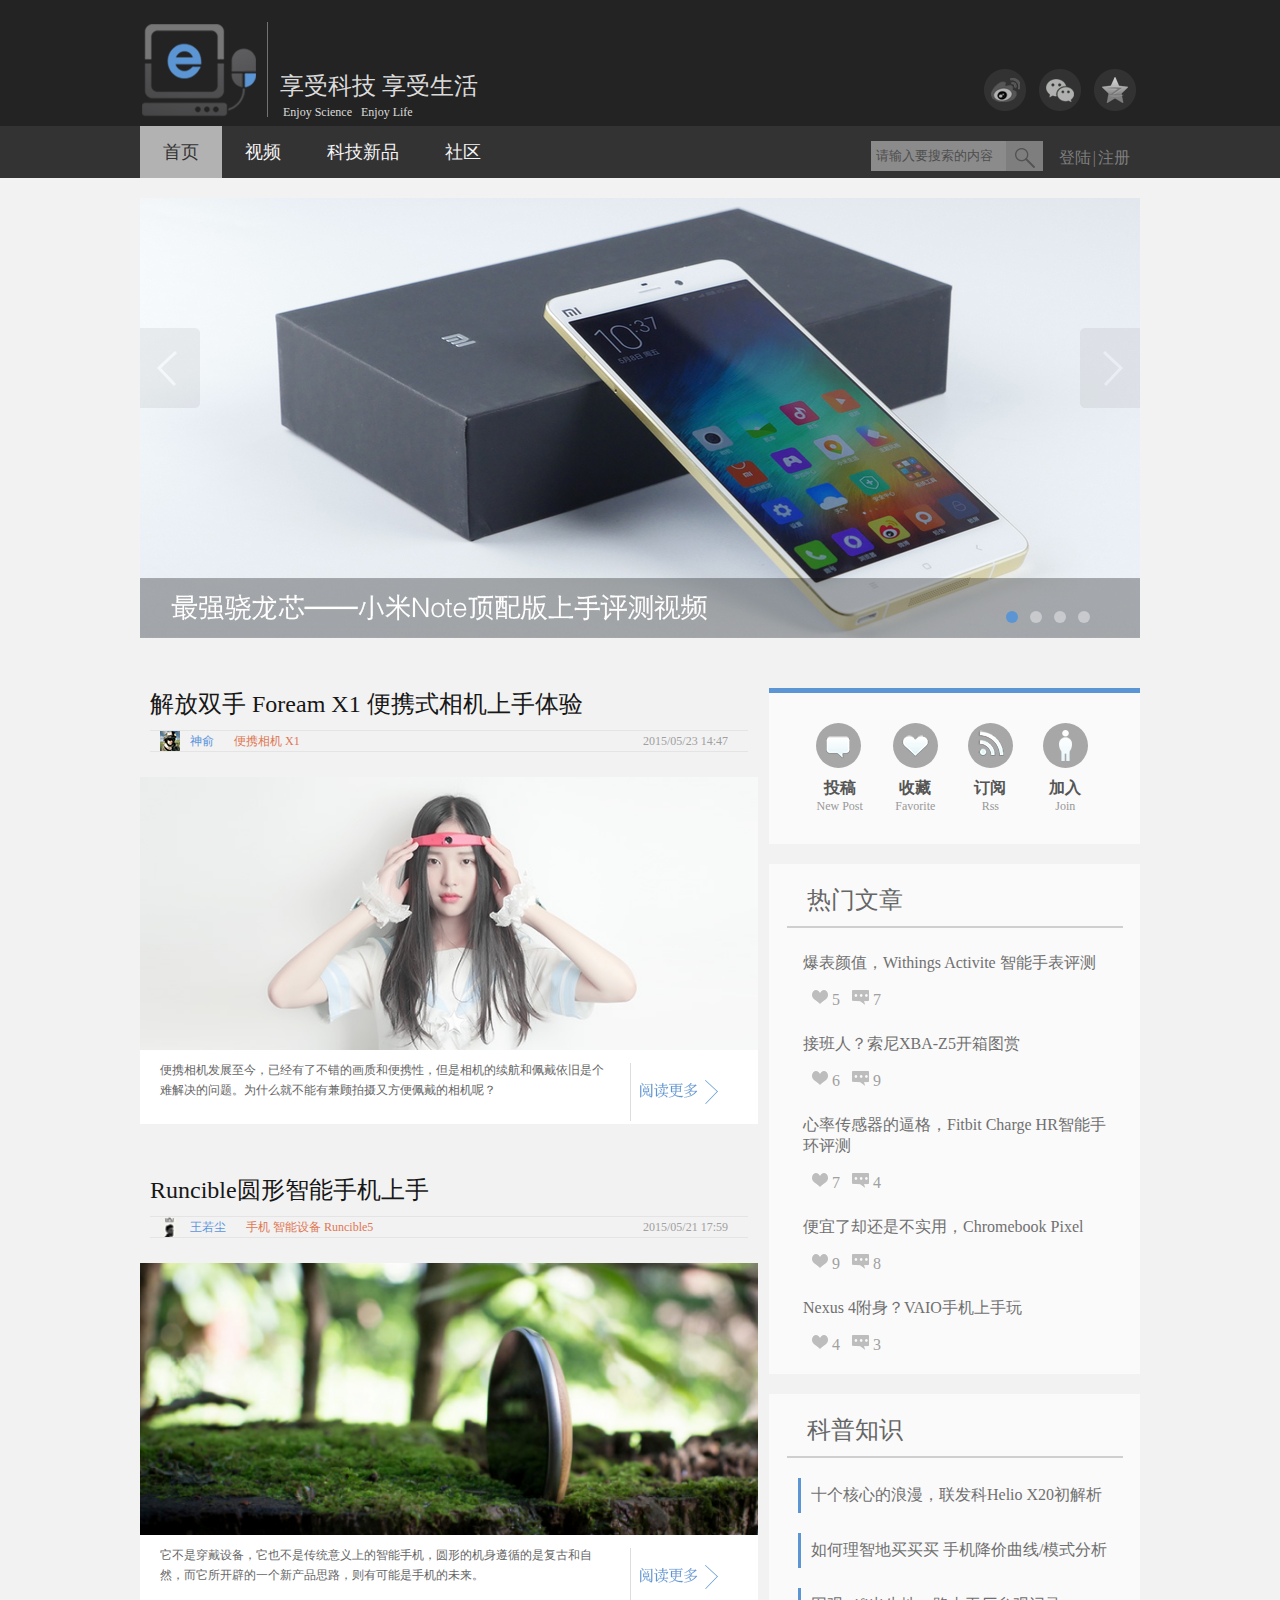
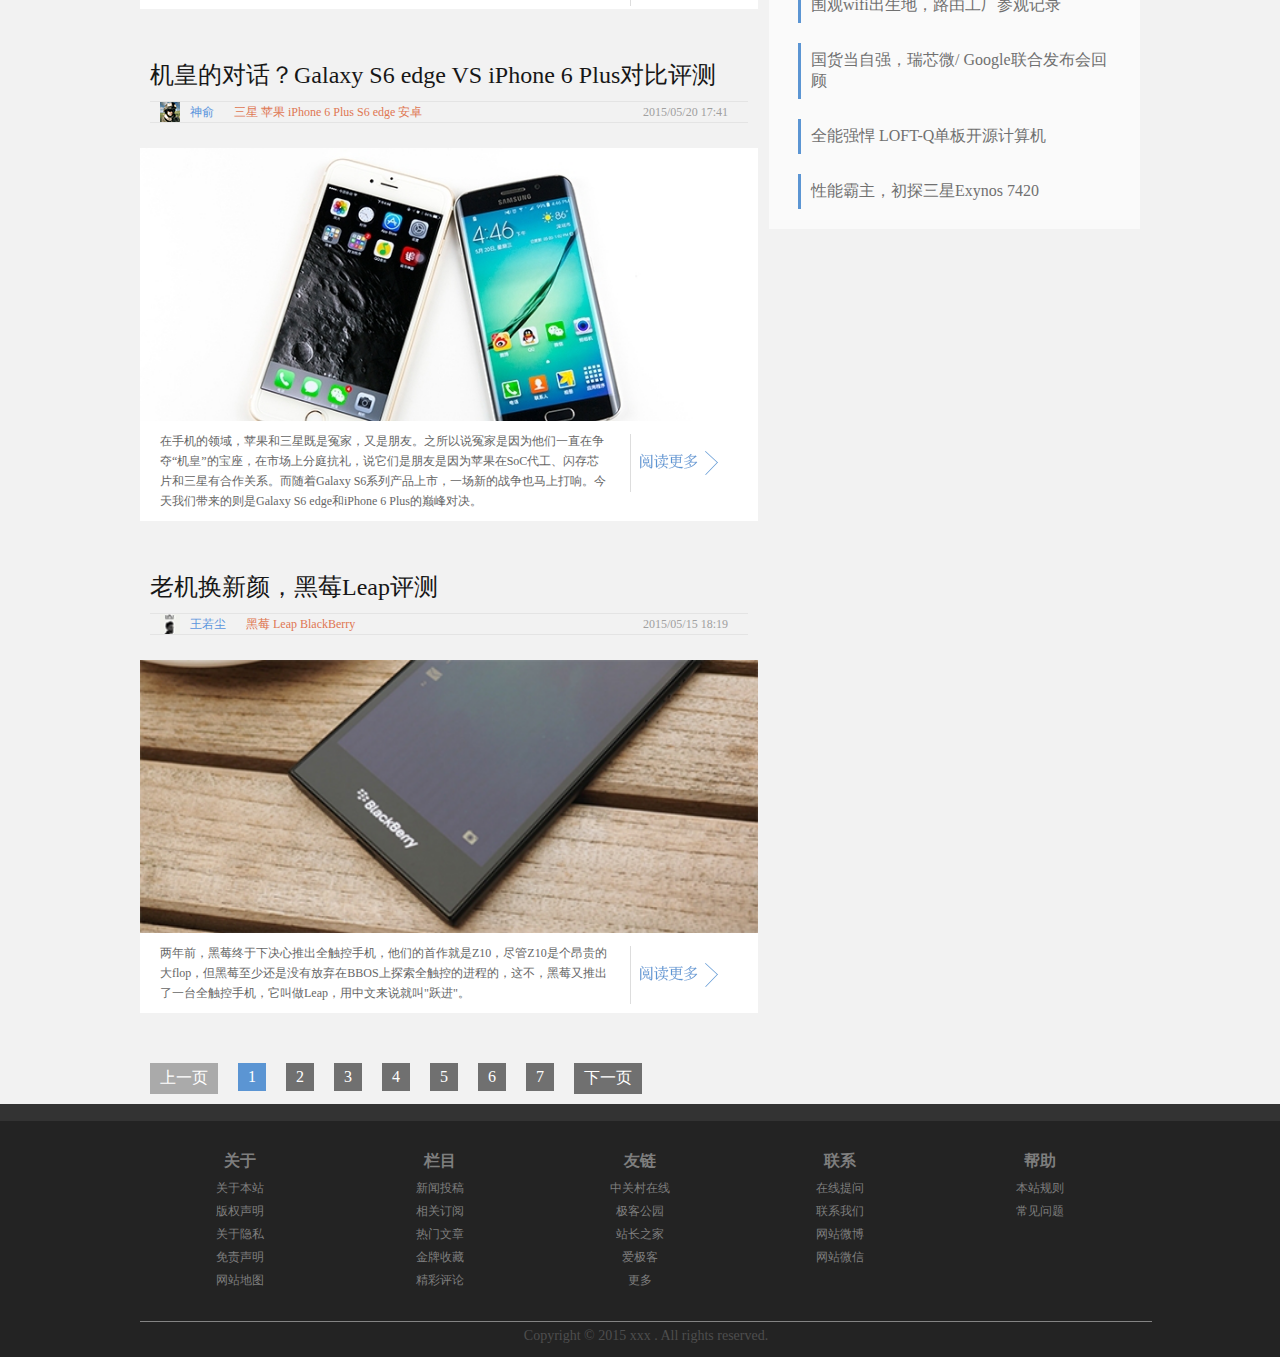
<file: index.html>
<!DOCTYPE html PUBLIC "-//W3C//DTD XHTML 1.0 Transitional//EN" "http://www.w3.org/TR/xhtml1/DTD/xhtml1-transitional.dtd">
<html xmlns="http://www.w3.org/1999/xhtml">
<head>
<meta http-equiv="Content-Type" content="text/html; charset=utf-8" />
<title>科技生活</title>
<link rel="stylesheet" href="css/style.css"type="text/css" />
<script src="js/jquery-1.11.3.min.js"></script>
<script type="text/javascript" src="js/main.js"></script>
</head>

<body>
<div id="top">
	<div id="top_content">
    	<a href="index.html"><img id="logo_img" src="images/Logo.png"/></a>
        <div id="slogn">
        	享受科技 享受生活
            <p>Enjoy Science&nbsp;&nbsp;&nbsp;Enjoy Life</p>
        </div>
        <div id="weibo">
            <a  href="http://service.weibo.com/share/share.php?url=http://www.baidu.com/&amp;title=给大家分享个科技新闻网站——科技生活。里面有最新的科技新闻和最优秀的科技测评，快来体验吧！"  target="_blank"><img class="img_link" src="images/link.png" /></a>
         </div>
         <div id="wechat" >
         	<a  href="#"><img class="img_link" src="images/link.png" /></a>
         </div>
         <div id="qzone">
            <a  href="http://sns.qzone.qq.com/cgi-bin/qzshare/cgi_qzshare_onekey?" target="_blank"><img class="img_link" src="images/link.png" /></a>
         </div>
         
    </div>
</div>

<div id="navigation">
	<div id="navigation_content">
    	<ul>
        	<span><li><a href="index.html">首页</a></li></span>
          	<li class="nav"><a href="video.html">视频</a>
            	<ul>
                	<li><a href="video.html">新闻播报</a></li>
                    <li><a href="video.html">体验评测</a></li>
                    <li><a href="video.html">科技普及</a></li>
                    <li><a href="video.html">其他视频</a></li>
                </ul>
            </li>
            <li><a href="#">科技新品</a></li>
            <li><a href="#">社区</a></li>
        </ul>
        <form id="search">
            <input id="search_text" type="text" value="请输入要搜索的内容" onfocus="if(this.value=='请输入要搜索的内容')this.value='';" onblur="if(this.value=='')this.value='请输入要搜索的内容';" />
            <input id="search_btn" type="submit" value=""/>
        </form>
        <div id="loginAndRegister">
        	<a href="#">登陆</a>|<a href="#">注册</a>
        </div>
    </div>
</div>

<div id="main">
    <div id="focus">
        <ul>
            <li><a href="#"><img src="images/big1.jpg"/></a></li>
            <li><a href="#"><img src="images/big2.jpg"/></a></li>
            <li><a href="#"><img src="images/big3.jpg"/></a></li>
            <li><a href="#"><img src="images/big4.jpg"/></a></li>
        </ul>
    </div>

	<div id="news">
        <ul>
        	<li>
                <a  class="newsTitle"  href="#"> 解放双手 Foream X1 便携式相机上手体验 </a>
                <div class="secondTitle">
                    <img class="tx" src="images/author_1.jpeg"/>
                    <span class="author">神俞</span>
                    <span class="keyWords">便携相机&nbsp;X1</span>
                    <span class="sendTime">2015/05/23 14:47</span>
                </div>
                <a href="#">
                <div class="news_content clearFix">
                    <img class="newsImg" src="images/news_img1.jpg"/>
                    <p>便携相机发展至今，已经有了不错的画质和便携性，但是相机的续航和佩戴依旧是个难解决的问题。为什么就不能有兼顾拍摄又方便佩戴的相机呢？</p>
                    <img class="readMore" src="images/read_more.png">      
                </div>
                </a> 
			</li>
       		<li>
                <a  class="newsTitle"  href="#">Runcible圆形智能手机上手</a>
                <div class="secondTitle">
                    <img class="tx" src="images/author_2.png"/>
                    <span class="author">王若尘</span>
                    <span class="keyWords">手机&nbsp;智能设备&nbsp;Runcible5</span>
                    <span class="sendTime">2015/05/21 17:59</span>
                </div>
                <a href="#">
                <div class="news_content clearFix">
                    <img class="newsImg" src="images/news_img2.png"/>
                    <p>它不是穿戴设备，它也不是传统意义上的智能手机，圆形的机身遵循的是复古和自然，而它所开辟的一个新产品思路，则有可能是手机的未来。</p>
                    <img class="readMore" src="images/read_more.png">      
                </div>
                </a>            
           </li>
        	<li>
                <a  class="newsTitle"  href="#"> 机皇的对话？Galaxy S6 edge VS iPhone 6 Plus对比评测 </a>
                <div class="secondTitle">
                    <img class="tx" src="images/author_1.jpeg"/>
                    <span class="author">神俞</span>
                    <span class="keyWords">三星&nbsp;苹果&nbsp;iPhone 6 Plus&nbsp;S6 edge&nbsp;安卓</span>
                    <span class="sendTime">2015/05/20 17:41</span>
                </div>
                <a href="#">
                <div class="news_content clearFix">
                    <img class="newsImg" src="images/news_img3.jpg"/>
                    <p>在手机的领域，苹果和三星既是冤家，又是朋友。之所以说冤家是因为他们一直在争夺“机皇”的宝座，在市场上分庭抗礼，说它们是朋友是因为苹果在SoC代工、闪存芯片和三星有合作关系。而随着Galaxy S6系列产品上市，一场新的战争也马上打响。今天我们带来的则是Galaxy S6 edge和iPhone 6 Plus的巅峰对决。</p>
                    <img class="readMore" src="images/read_more.png">      
                </div>
                </a> 
			</li>
            <li>
                <a  class="newsTitle"  href="#">老机换新颜，黑莓Leap评测 </a>
                <div class="secondTitle">
                    <img class="tx" src="images/author_2.png"/>
                    <span class="author">王若尘</span>
                    <span class="keyWords">黑莓&nbsp;Leap&nbsp;BlackBerry</span>
                    <span class="sendTime">2015/05/15 18:19</span>
                </div>
                <a href="#">
                <div class="news_content clearFix">
                    <img class="newsImg" src="images/news_img4.png"/>
                    <p>两年前，黑莓终于下决心推出全触控手机，他们的首作就是Z10，尽管Z10是个昂贵的大flop，但黑莓至少还是没有放弃在BBOS上探索全触控的进程的，这不，黑莓又推出了一台全触控手机，它叫做Leap，用中文来说就叫"跃进"。</p>
                    <img class="readMore" src="images/read_more.png">      
                </div>
                </a> 
        	</li>
        	<li>
                <a  class="newsTitle"  href="#"> 如何理智地买买买 手机降价曲线/模式分析体验 </a>
                <div class="secondTitle">
                    <img class="tx" src="images/author_2.png"/>
                    <span class="author">方查理</span>
                    <span class="keyWords">三星&nbsp;苹果&nbsp;LG&nbsp;诺基亚&nbsp;摩托&nbsp;小米&nbsp;魅族&nbsp;索尼&nbsp;vivo&nbsp;oppo</span>
                    <span class="sendTime">2015/05/08 20:49</span>
                </div>
                <a href="#">
                <div class="news_content clearFix">
                    <img class="newsImg" src="images/news_img5.jpg"/>
                    <p>今天讨论的话题是哪个时段买手机比较好。除了走渠道/跑X淘/下港澳之外，选择合适的时机换代是最简单省心省钱的方法。而这个话题还牵涉到不同品牌/型号手机的降价速度、不同时段的降价速度，以及哪个品牌的降价更凶猛/稳定等问题。</p>
                    <img class="readMore" src="images/read_more.png">      
                </div>
                </a> 
            </li>

            
            <li><div class="box">1</div></li>
            <li><div class="box">2</div></li>
            <li><div class="box">3</div></li>
            <li><div class="box">4</div></li>
            <li><div class="box">5</div></li>
            <li><div class="box">6</div></li>
            <li><div class="box">7</div></li>
            <li><div class="box">8</div></li>
            <li><div class="box">9</div></li>
            <li><div class="box">10</div></li>
            <li><div class="box">11</div></li>
            <li><div class="box">12</div></li>
            <li><div class="box">13</div></li>
            <li><div class="box">14</div></li>
            <li><div class="box">15</div></li>
            <li><div class="box">16</div></li>
            <li><div class="box">17</div></li>
            <li><div class="box">18</div></li>
            <li><div class="box">19</div></li>
            <li><div class="box">20</div></li> 
            <li><div class="box">21</div></li>
            <li><div class="box">22</div></li>
            <li><div class="box">23</div></li>        
           
           
		 </ul>
	</div>
	<div id="rightBar">
    	<div class="widget">
        	<ul>
            	<li>
                	<a  href="#">
                	<span  class="iconBg iconBg1"><img src="images/portal_post.png"/></span>
                	<p>投稿<br/><span>New Post</span></p>
                	</a>
                </li>
            	<li>
                	<a href="#">
                	<span class="iconBg iconBg2"><img src="images/collection.png"/></span>
                	<p>收藏<br/><span>Favorite</span></p>
                	</a>
                </li>   
            	<li>
                	<a href="#">
                	<span class="iconBg iconBg3"><img src="images/rss.png"/></span>
                	<p>订阅<br/><span>Rss</span></p>
                	</a>
                </li>
            	<li>
                	<a href="#">
                	<span class="iconBg iconBg4"><img src="images/join.png"/></span>
                	<p>加入<br/><span>Join</span></p>
                	</a>
                </li>                                              
            </ul>
        </div>
        <div class="article">
            <p>热门文章</p>
            <ul>
                <li><a href="#">爆表颜值，Withings Activite 智能手表评测</a><span>&nbsp;<img src="images/praise.png"/>&nbsp;5&nbsp;&nbsp;&nbsp;<img src="images/discuss.png"/>&nbsp;7</span></li>
                <li><a href="#">接班人？索尼XBA-Z5开箱图赏</a><span>&nbsp;<img src="images/praise.png"/>&nbsp;6&nbsp;&nbsp;&nbsp;<img src="images/discuss.png"/>&nbsp;9</span></li>
                <li><a href="#">心率传感器的逼格，Fitbit Charge HR智能手环评测</a><span>&nbsp;<img src="images/praise.png"/>&nbsp;7&nbsp;&nbsp;&nbsp;<img src="images/discuss.png"/>&nbsp;4</span></li>
                <li><a href="#">便宜了却还是不实用，Chromebook Pixel</a><span>&nbsp;<img src="images/praise.png"/>&nbsp;9&nbsp;&nbsp;&nbsp;<img src="images/discuss.png"/>&nbsp;8</span></li>
                <li><a href="#">Nexus 4附身？VAIO手机上手玩</a><span>&nbsp;<img src="images/praise.png"/>&nbsp;4&nbsp;&nbsp;&nbsp;<img src="images/discuss.png"/>&nbsp;3</span></li>
            </ul>
        </div>
        <div class="kepu">
            <p>科普知识</p>
            <ul>
                <li><a href="#">十个核心的浪漫，联发科Helio X20初解析</a></li>
                <li><a href="#"> 如何理智地买买买 手机降价曲线/模式分析</a></li>
                <li><a href="#">围观wifi出生地，路由工厂参观记录</a></li>
                <li><a href="#"> 国货当自强，瑞芯微/ Google联合发布会回顾</a></li>
                <li><a href="#">全能强悍 LOFT-Q单板开源计算机</a></li>
                <li><a href="#">性能霸主，初探三星Exynos 7420</a></li>
            </ul>
        </div>
	</div>

	<div class="page_box clearFix">
	</div>   

</div>

<div id="bottom">
	<div id="bottom_content">
    	<div id="bottomLinks">
            <ul>
                <li>关于
                    <ul>
                        <li><a href="#">关于本站</a></li>
                        <li><a href="#">版权声明</a></li>
                        <li><a href="#">关于隐私</a></li>
                        <li><a href="#">免责声明</a></li>
                        <li><a href="#">网站地图</a></li>
                    </ul>
                </li>
               <li>栏目
                    <ul>
                        <li><a href="#">新闻投稿</a></li>
                        <li><a href="#">相关订阅</a></li>
                        <li><a href="#">热门文章</a></li>
                        <li><a href="#">金牌收藏</a></li>
                        <li><a href="#">精彩评论</a></li>
                     </ul>
                </li>
               <li>友链
                    <ul>
                        <li><a href="#">中关村在线</a></li>
                        <li><a href="#">极客公园</a></li>
                        <li><a href="#">站长之家</a></li>
                        <li><a href="#">爱极客</a></li>
                        <li><a href="#">更多</a></li>
                     </ul>
                </li>              
               <li>联系
                    <ul>
                        <li><a href="#">在线提问</a></li>
                        <li><a href="#">联系我们</a></li>
                        <li><a href="#">网站微博</a></li>
                        <li><a href="#">网站微信</a></li>
                     </ul>
                </li>
               <li>帮助
                    <ul>
                        <li><a href="#">本站规则</a></li>
                        <li><a href="#">常见问题</a></li>
                     </ul>
                </li>           
            </ul>
        </div>
        <div id="copy_right">
       	 Copyright © 2015 xxx . All rights reserved.
        </div>
    </div>
</div>

 <a href="javascript:;" id="topBtn" title="回到顶部"></a>
</body>
</html>
</file>
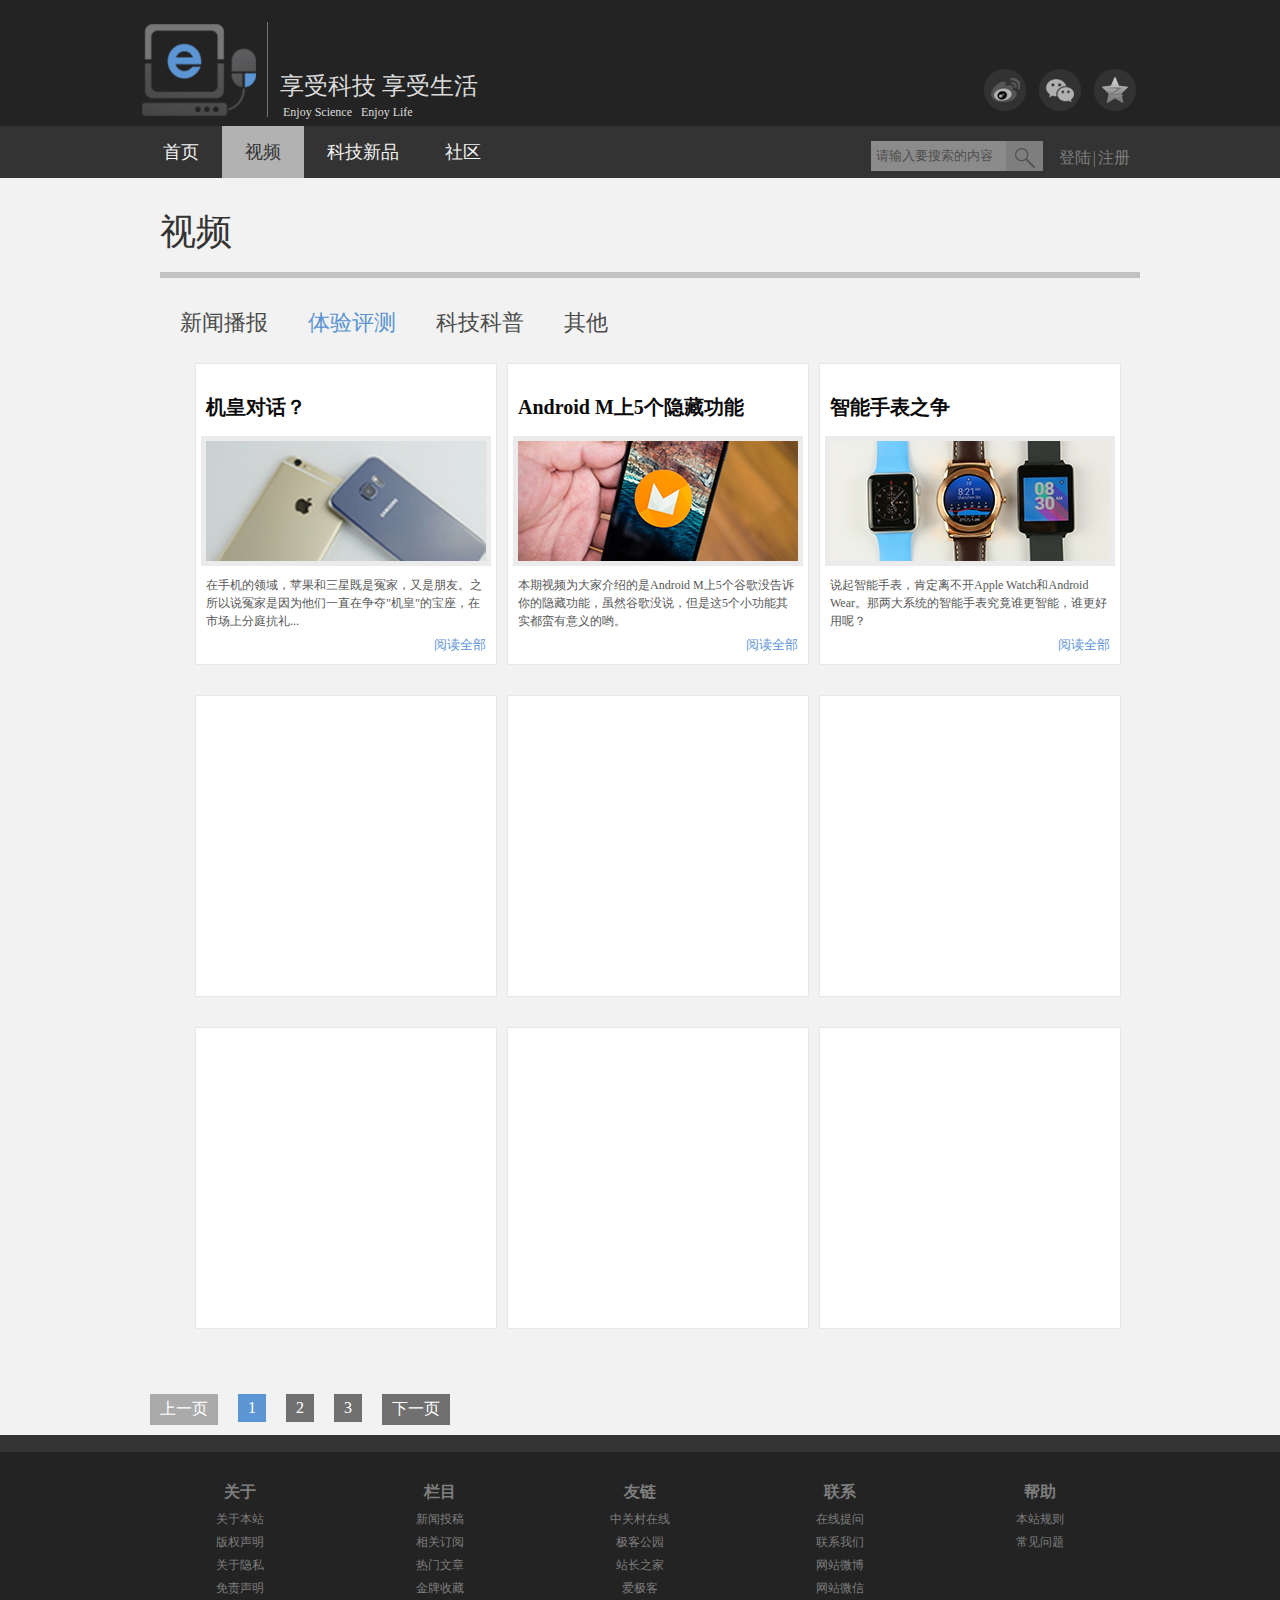
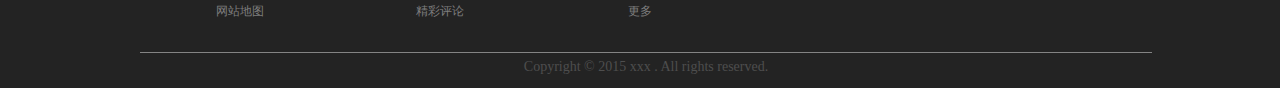
<file: video.html>
<!DOCTYPE html PUBLIC "-//W3C//DTD XHTML 1.0 Transitional//EN" "http://www.w3.org/TR/xhtml1/DTD/xhtml1-transitional.dtd">
<html xmlns="http://www.w3.org/1999/xhtml">
<head>
<meta http-equiv="Content-Type" content="text/html; charset=utf-8" />
<title>视频</title>
<link rel="stylesheet" href="css/video_style.css"type="text/css" />
<script src="js/jquery-1.11.3.min.js"></script>
<script type="text/javascript" src="js/content_zoom.js"></script>
<script type="text/javascript" src="js/video.js"></script>
</head>

<body>
<div id="top">
	<div id="top_content">
    	<a href="index.html"><img id="logo_img" src="images/Logo.png"/></a>
        <div id="slogn">
        	享受科技 享受生活
            <p>Enjoy Science&nbsp;&nbsp;&nbsp;Enjoy Life</p>
        </div>
        <div id="weibo">
            <a  href="http://service.weibo.com/share/share.php?url=http://www.baidu.com/&amp;title=给大家分享个科技新闻网站——科技生活。里面有最新的科技新闻和最优秀的科技测评，快来体验吧！"  target="_blank"><img class="img_link" src="images/link.png" /></a>
         </div>
         <div id="wechat" >
         	<a  href="#"><img class="img_link" src="images/link.png" /></a>
         </div>
         <div id="qzone">
            <a  href="http://sns.qzone.qq.com/cgi-bin/qzshare/cgi_qzshare_onekey?" target="_blank"><img class="img_link" src="images/link.png" /></a>
         </div>
         
    </div>
</div>

<div id="navigation">
	<div id="navigation_content">
    	<ul>
        	<li><a href="index.html">首页</a></li>
          	<span><li class="nav"><a href="#">视频</a>
            	<ul>
                	<li><a href="#">新闻播报</a></li>
                    <li><a href="#">体验评测</a></li>
                    <li><a href="#">科技普及</a></li>
                    <li><a href="#">其他视频</a></li>
                </ul>
            </li></span>
            <li><a href="#">科技新品</a></li>
            <li><a href="#">社区</a></li>
        </ul>
        <form id="search">
            <input id="search_text" type="text" value="请输入要搜索的内容" onfocus="if(this.value=='请输入要搜索的内容')this.value='';" onblur="if(this.value=='')this.value='请输入要搜索的内容';" />
            <input id="search_btn" type="submit" value=""/>
        </form>
        <div id="loginAndRegister">
        	<a href="#">登陆</a>|<a href="#">注册</a>
        </div>
    </div>
</div>

<div id="main">
    <span id="title">视频</span>
    <ul id="secondTitle">
    	<li><a href="#">新闻播报</a></li>
        <li><a href="#"><span>体验评测</span></span></li>
        <li><a href="#">科技科普</a></li>
        <li><a href="#">其他</a></li>
    </ul>
    <ul id="vedioBox">

        <li>
        	<p class="videoTitle">机皇对话？</p>
            <a class="mask zoom_video" href="#zoom_flash_one">
            </a>
        	<a href="#"><img class="videoImg" src="images/video_img1.png"/></a>
        	<p class="videoContent"> 在手机的领域，苹果和三星既是冤家，又是朋友。之所以说冤家是因为他们一直在争夺"机皇"的宝座，在市场上分庭抗礼...  </p>
      	<a class="videoMore" href="#"> 阅读全部</a>
        </li>
        <li>
            <p class="videoTitle">Android M上5个隐藏功能</p>
            <a class="mask zoom_video" href="#zoom_flash_two">
            </a>
        	<a href="#"><img class="videoImg" src="images/video_img2.png"/></a>
        	<p class="videoContent"> 本期视频为大家介绍的是Android M上5个谷歌没告诉你的隐藏功能，虽然谷歌没说，但是这5个小功能其实都蛮有意义的哟。</p>
      	<a class="videoMore" href="#"> 阅读全部</a>
        </li>
        <li>
            <p class="videoTitle">智能手表之争</p>
            <a class="mask zoom_video" href="#zoom_flash_three">
            </a>
        	<a href="#"><img class="videoImg" src="images/video_img3.png"/></a>
        	<p class="videoContent">说起智能手表，肯定离不开Apple Watch和Android Wear。那两大系统的智能手表究竟谁更智能，谁更好用呢？</p>
      		<a class="videoMore" href="#"> 阅读全部</a>
        </li>
 


        <li></li><li></li><li></li><li></li><li></li><li></li><li></li><li></li><li></li> 
        <li></li><li></li><li></li><li></li><li></li><li></li><li></li><li></li><li></li><li></li><li></li><li></li>    
         <!--播放的视频-->
        <div id="zoom_flash_one" style="display:none;">
			<object type="application/x-shockwave-flash" data="http://swf.adtchrome.com/loader.swf?VideoIDS=XOTU5OTQzMzIw/v.swf" width="600px" height="400px" id="youku-player">
            <param name="allowFullScreen" value="true">
            <param name="allowScriptAccess" value="always">
            <param name="movie" value="http://player.youku.com/player.php/sid/XOTU5OTQzMzIw/v.swf">
            <param name="flashvars" value="imglogo=&amp;paid=0&amp;partnerId=youkuind_"></object>
        </div>
        <div id="zoom_flash_two" style="display:none;">
			<embed type="application/x-shockwave-flash" class="edui-faked-video" pluginspage="http://www.macromedia.com/go/getflashplayer" src="http://swf.adtchrome.com/loader.swf?VideoIDS=XMTI1NDA3NTE5Ng==/v.swf" width="600" height="600" wmode="transparent" play="true" loop="false" menu="false" allowscriptaccess="never" allowfullscreen="true" style="display: block;">
        </div> 
         <div id="zoom_flash_three" style="display:none;">
            <embed src="http://swf.adtchrome.com/loader.swf?VideoIDS=XMTI1MjkzMDM3Ng==/v.swf" allowfullscreen="true" quality="high" width="480" height="400" align="middle" allowscriptaccess="always" type="application/x-shockwave-flash" style="display: block;">
        </div>                                                    
    </ul>
    
	<div class="page_box clearFix">
	</div>   

</div>

<div id="bottom">
	<div id="bottom_content">
    	<div id="bottomLinks">
            <ul>
                <li>关于
                    <ul>
                        <li><a href="#">关于本站</a></li>
                        <li><a href="#">版权声明</a></li>
                        <li><a href="#">关于隐私</a></li>
                        <li><a href="#">免责声明</a></li>
                        <li><a href="#">网站地图</a></li>
                    </ul>
                </li>
               <li>栏目
                    <ul>
                        <li><a href="#">新闻投稿</a></li>
                        <li><a href="#">相关订阅</a></li>
                        <li><a href="#">热门文章</a></li>
                        <li><a href="#">金牌收藏</a></li>
                        <li><a href="#">精彩评论</a></li>
                     </ul>
                </li>
               <li>友链
                    <ul>
                        <li><a href="#">中关村在线</a></li>
                        <li><a href="#">极客公园</a></li>
                        <li><a href="#">站长之家</a></li>
                        <li><a href="#">爱极客</a></li>
                        <li><a href="#">更多</a></li>
                     </ul>
                </li>              
               <li>联系
                    <ul>
                        <li><a href="#">在线提问</a></li>
                        <li><a href="#">联系我们</a></li>
                        <li><a href="#">网站微博</a></li>
                        <li><a href="#">网站微信</a></li>
                     </ul>
                </li>
               <li>帮助
                    <ul>
                        <li><a href="#">本站规则</a></li>
                        <li><a href="#">常见问题</a></li>
                     </ul>
                </li>           
            </ul>
        </div>
        <div id="copy_right">
       	 Copyright © 2015 xxx . All rights reserved.
        </div>
    </div>
</div>

 <a href="javascript:;" id="topBtn" title="回到顶部"></a>
</body>
</html>
</file>
<file: css/style.css>
@charset "utf-8";

*{ margin:0px; padding:0px;}
body{ background-color:#F2F2F2;}
a {blr:expression(this.onFocus=this.blur());outline: none; text-decoration:none;}
ul{ list-style:none;}
img{ border:0;}
/* 头部 */
#top{ height:126px; background:#232323;}
#top_content{ height:126px; width:1000px; margin:0px auto; position:relative;}
#logo_img{ float:left; margin-top:22px; border:0px;}
#slogn{font-family:方正中等线简体,微软雅黑;color:#dbdbdb;font-size:24px;padding-top:70px;padding-left:140px;}
#slogn p{margin:3px;font-size:12px;}
/*分享按钮*/
.img_link{ border:0px;}
#weibo{ with:42px; height:42px; position:absolute; right:114px; top:69px;}
#weibo a:link,#weibo a:visited{ display:block; background:url(../images/Weibo_n.png) no-repeat; border:0px;}
#weibo a:hover{ background:url(../images/Weibo_p.png) no-repeat;}
#wechat{ width:42px; height:42px; position:absolute; right:59px; top:69px;}
#wechat a:link,#wechat a:visited{ width:42px; height:42px; display:block; background:url(../images/Wechat_n.png) no-repeat;}
#wechat a:hover{ background:url(../images/Wechat_p.png) no-repeat;}
#qzone{ with:42px; height:42px; position:absolute; right:4px; top:69px;}
#qzone a:link,#qzone a:visited{ display:block; background:url(../images/Qzone_n.png) no-repeat;}
#qzone a:hover{background:url(../images/Qzone_p.png) no-repeat;}
	
/*导航栏*/
#navigation{ height:52px; background:#333333;}
#navigation_content{ height:52px; width:1000px; margin:0px auto; position:relative;}
#navigation_content ul li{ display:block; float:left; position:relative;} 
#navigation_content ul li a{ color:#f5f5f5; padding:0px 23px; display:block; font-family:方正中等线简体,微软雅黑; font-size:18px; line-height:52px;}
#navigation_content ul span li a{ color:#333333; background:#b2b2b2;}
#navigation_content ul li a:hover,ul span li a:hover{ color:#f5f5f5; background:#5b95d3;}
#navigation_content ul li ul{ position:absolute; left:0px; display:none; box-shadow:-2px 3px 5px rgba(0,0,0,0.2),2px 3px 5px rgba(0,0,0,0.2);-webkit-box-shadow:-2px 3px 5px rgba(0,0,0,0.2),2px 3px 5px rgba(0,0,0,0.2);-moz-box-shadow:-2px 3px 5px rgba(0,0,0,0.2),2px 3px 5px rgba(0,0,0,0.2); z-index:100;}
#navigation_content ul li ul li{ width:120px; float:none; border-bottom:#ececec 1px solid;}
#navigation_content ul li ul li a{ height:52px; font-size:16px; background:#f5f5f5; color:#4e4e4e;}
#navigation_content ul li a,#navigation_content ul span li a,#navigation_content ul li ul li a{ transition: background 300ms;-moz-transition: background 300ms; -webkit-transition: background 300ms; -o-transition: background 300ms;}	
/*搜索框及搜索按钮*/
#search{ position:absolute; right:97px; top:15px;}
#search_text{ padding-left:5px; color:#4e4e4e; height:30px ;width:130px; line-height:28px; border:0px; background:#8b8b8b; outline:none;float:left;}
#search_btn{ float:left; background:url(../images/search_bg.png) no-repeat; border:0px; width:37px; height:30px; cursor:pointer;}
#loginAndRegister{ color:#7e7e7e; position:absolute; right:8px; top:22px;}
#loginAndRegister a{ padding:2px; color:#7e7e7e; font-family:方正中等线简体,微软雅黑; font-size:16px;}
#loginAndRegister a:hover{ color:#f5f5f5;}

/*中间内容*/
#main{width:1000px;margin:0 auto;}
/*图片切换*/
#focus {width:100%; height:440px; overflow:hidden; position:relative; margin:20px 0px 30px; }
#focus ul {position:absolute;}
#focus ul li {float:left; overflow:hidden; position:relative;}
#focus ul li div {position:absolute; overflow:hidden;}
/*底部次序按钮*/
#focus .btnBg {position:absolute; left:0; bottom:0; background:#000; display:none;}
#focus .btn {position:absolute; right:20px; bottom:15px; width:120px;}
#focus .btn span {display:inline-block; width:12px; height:12px; border-radius: 50%;margin:0px 6px; cursor:pointer; background:#fff;}
#focus .btn span.on {background:#5b95d3;}
#focus .preNext {width:60px; height:80px; position:absolute; top:130px; background:url(../images/sprite.png) no-repeat 0 0; cursor:pointer;}
#focus .pre {left:0;}
#focus .next {right:0; background-position:right top;}

/*左边新闻部分*/	
#news{float:left;width:61.8%;}
#news a{color:#171717;margin:20px 0px 0px 0px;display:block;border:0px;}
#news a:hover{color:#5b95d3;}
#news ul li{margin-bottom:50px;}
.news_content{margin-top:25px;width:100%;background-color:#fff;}
.news_content:hover{box-shadow:-2px 3px 5px rgba(0,0,0,0.2),2px 3px 5px rgba(0,0,0,0.2);-webkit-box-shadow:-2px 3px 5px rgba(0,0,0,0.2),2px 3px 5px rgba(0,0,0,0.2);-moz-box-shadow:-2px 3px 5px rgba(0,0,0,0.2),2px 3px 5px rgba(0,0,0,0.2);}
.newsTitle{font-family:微软雅黑;font-size:24px;padding:0px 10px;}
.secondTitle{margin:10px 10px;border-top:1px #e4e4e4 solid;border-bottom:1px #e4e4e4 solid;padding-top:0px;font-size:12px;height:20px;line-height:20px;}
.tx{float:left;margin:0px 10px;width:20px;height:20px;}
.author{float:left;padding:0px 20px 0px 0px;color:#5b95dd;border:0px;}
.keyWords{float:left;padding:0px 20px 0px 0px;color:#df7752;}
.sendTime{float:right;padding:0px 20px 0px 0px;color:#a0a0a0;}
.news_content .newsImg{border:0px;width:618px;}
.news_content p{float:left;padding:10px 20px;width:450px;font-size:12px;color:#666666;line-height:20px;}
.news_content  .readMore{float:left;margin-top:10px;border:0px;}

/*右边文章列表部分*/
#rightBar{ float:right; width:38.2%; height:100%;}
.article,.kepu,.widget{ margin-top:20px; float:right; background:#FFF; width:97%; height:40%; background:#FAFAFA;transition:background 300ms;-moz-transition:background 300ms; -webkit-transition:background 300ms; -o-transition:background 300ms;}
/*右边4个按钮*/
.widget{ border-top:5px #5B95D3 solid;}
.widget ul{ margin-left:32px; margin-top:20px;}
.widget ul li{ float:left; margin:10px 15px 30px;}
.widget ul li a{ display:block; position:relative;transition:margin-top 300ms;-moz-transition:margin-top 300ms; -webkit-transition:margin-top 300ms; -o-transition:margin-top 300ms;}
.widget ul li a .iconBg{ display:block; width:45px; height:45px; background:#A7A7A7; border-radius: 50%; position:relative;transition:background 300ms;-moz-transition:background 300ms; -webkit-transition:background 300ms; -o-transition:background 300ms;}
.widget ul li a .iconBg img{ position:absolute; top:0; left:0;}
.widget ul li a p{ text-align:center; margin-top:10px; color:#555555; font-weight:bold;font-family:方正中等线简体,微软雅黑;}
.widget ul li a p span{ font-size:12px; color:#989898; font-weight:normal;}
.widget ul li a:hover{ margin-top:-5px;}
.widget ul li a:hover .iconBg1{ background:#5FD152;}
.widget ul li a:hover .iconBg2{ background:#FA64B4;}
.widget ul li a:hover .iconBg3{ background:#FFBF3B;}
.widget ul li a:hover .iconBg4{ background:#5696ff;}
/*热门文章*/
.article p,.kepu p{ font-size:24px; font-family:微软雅黑; color:#666666; margin:0px auto; padding:20px 20px 10px 20px; width:80%; border-bottom:2px #cfcfcf solid;}
.article ul,.kepu ul{ width:90%; margin:0px auto;}	
.article ul li{ display:block; margin:20px 10px;}
.article ul li a,.kepu ul li a{ width:310px; display:block; padding:5px; color:#707070; font-size:16px; font-family:微软雅黑;transition:margin-left 300ms;-moz-transition:margin-left 300ms; -webkit-transition:margin-left 300ms; -o-transition: margin-left 300ms;}
.article ul li span{ display:block; margin:10px; color:#a0a0a0; font-size:16px ;font-family:微软雅黑;}
.article ul li a:hover{ color:#5b95d3; margin-left:5px;}
.kepu li{ border-left:#5b95d3 3px solid; display:block; margin:20px 10px;transition: background 500ms;-moz-transition: background 500ms; -webkit-transition: background 500ms; -o-transition: background 500ms;}
/*科普*/
.kepu li:hover{ background:#98bce2;}
.kepu ul li a{ padding:7px 0 7px 10px;}
.kepu ul li a:hover{ color:#FFF;}
.widget:hover,.article:hover,.kepu:hover{ background:#fff; box-shadow:-2px -1px 5px rgba(0,0,0,0.1),2px 3px 5px rgba(0,0,0,0.1);-webkit-box-shadow:-2px -1px 5px rgba(0,0,0,0.1),2px 3px 5px rgba(0,0,0,0.1);-moz-box-shadow:-2px -1px 5px rgba(0,0,0,0.1),2px 3px 5px rgba(0,0,0,0.1);}

/*页码*/
.page_box{clear:both;margin:10px 0px;}
.page_box a{float:left;margin:0 10px;padding:5px 10px;background:#707070;color:#fff;display:block;}
.box{width:100%;height:400px;color:#FFF;font-size:72px;background:#09C;margin:50px 0px;}

/*底部*/
#bottom{border-top:#333333 17px solid; height:236px; background:#232323; clear:both;}
#bottom_content{width:1000px ;margin:0 auto ;}
#bottomLinks{ width:100%; height:170px; position:relative; margin-top:30px;}
#bottom_content ul li{ width:200px; color:#7e7e7e; font-size:16px; text-align:center; font-weight:bold; float:left;}
#bottom_content ul li ul{ margin-top:5px;}
#bottom_content ul li ul li{ padding:3px 0px; float:none;}
#bottom_content ul li ul li a{ font-size:12px; font-weight:normal; color:#7e7e7e; display:block;}
#bottom_content ul li ul li a:hover{ color:#e8e8e8;}
#copy_right{ border-top:#848484 1px solid; font-size:14px; color:#4e4e4e; text-align:center; width:100%; padding:6px;left: 0px;}

/*回到顶部按钮*/
#top{ clear:both;}
#topBtn { width:30px; height:65px; display:none; position:fixed; left:50%; bottom:10px; margin-left:520px; background:url(../images/Go_to_top_n.png) no-repeat;}
#topBtn:hover{ background:url(../images/Go_to_top_p.png)}

.clearFix:after{ clear:both; display:block; visibility:hidden; height:0px; line-height:0px;content:"";}
</file>
<file: css/video_style.css>
@charset "utf-8";

*{ margin:0px; padding:0px;}
body{ background-color:#F2F2F2;}
a {blr:expression(this.onFocus=this.blur());outline: none; text-decoration:none;}
ul{ list-style:none;}
/* 头部 */
#top{ height:126px; background:#232323;}
#top_content{ height:126px; width:1000px; margin:0px auto; position:relative;}
#logo_img{ float:left; margin-top:22px; border:0px;}
#slogn{font-family:方正中等线简体,微软雅黑;color:#dbdbdb;font-size:24px;padding-top:70px;padding-left:140px;}
#slogn p{margin:3px;font-size:12px;}

.img_link{ border:0px;}
#weibo{ with:42px; height:42px; position:absolute; right:114px; top:69px;}
#weibo a:link,#weibo a:visited{ display:block; background:url(../images/Weibo_n.png) no-repeat; border:0px;}
#weibo a:hover{ background:url(../images/Weibo_p.png) no-repeat;}
#wechat{ width:42px; height:42px; position:absolute; right:59px; top:69px;}
#wechat a:link,#wechat a:visited{ width:42px; height:42px; display:block; background:url(../images/Wechat_n.png) no-repeat;}
#wechat a:hover{ background:url(../images/Wechat_p.png) no-repeat;}
#qzone{ with:42px; height:42px; position:absolute; right:4px; top:69px;}
#qzone a:link,#qzone a:visited{ display:block; background:url(../images/Qzone_n.png) no-repeat;}
#qzone a:hover{background:url(../images/Qzone_p.png) no-repeat;}
	
/*导航栏部分*/
#navigation{ height:52px; background:#333333;}
#navigation_content{ height:52px; width:1000px; margin:0px auto; position:relative;}
#navigation_content ul li{ display:block; float:left; position:relative;} 
#navigation_content ul li a{ color:#f5f5f5; padding:0px 23px; display:block; font-family:方正中等线简体,微软雅黑; font-size:18px; line-height:52px;}
#navigation_content ul span li a{ color:#333333; background:#b2b2b2;}
#navigation_content ul li a:hover,ul span li a:hover{ color:#f5f5f5; background:#5b95d3;}
#navigation_content ul li ul{ position:absolute; left:0px; display:none; box-shadow:-2px 3px 5px rgba(0,0,0,0.2),2px 3px 5px rgba(0,0,0,0.2);-webkit-box-shadow:-2px 3px 5px rgba(0,0,0,0.2),2px 3px 5px rgba(0,0,0,0.2);-moz-box-shadow:-2px 3px 5px rgba(0,0,0,0.2),2px 3px 5px rgba(0,0,0,0.2); z-index:100;}
#navigation_content ul li ul li{ width:120px; float:none; border-bottom:#ececec 1px solid;}
#navigation_content ul li ul li a{ height:52px; font-size:16px; background:#f5f5f5; color:#4e4e4e;}
#navigation_content ul li a,#navigation_content ul span li a,#navigation_content ul li ul li a{ transition: background 300ms;-moz-transition: background 300ms; -webkit-transition: background 300ms; -o-transition: background 300ms;}	

#search{ position:absolute; right:97px; top:15px;}
#search_text{ padding-left:5px; color:#4e4e4e; height:30px ;width:130px; line-height:28px; border:0px; background:#8b8b8b; outline:none;float:left;}
#search_btn{ float:left; background:url(../images/search_bg.png) no-repeat; border:0px; width:37px; height:30px; cursor:pointer;}
#loginAndRegister{ color:#7e7e7e; position:absolute; right:8px; top:22px;}
#loginAndRegister a{ padding:2px; color:#7e7e7e; font-family:方正中等线简体,微软雅黑; font-size:16px;}
#loginAndRegister a:hover{ color:#f5f5f5;}

/*中间内容*/
#main{width:1000px;margin:0 auto;}
#title{ font-size:36px; margin:30px 0px 20px 20px; padding-bottom:15px; display:block; font-family:方正中等线简体,微软雅黑; border-bottom:6px #c2c2c2 solid; color:#333333;}
#secondTitle{ font-size:22px; font-family:方正中等线简体,微软雅黑; margin-left:20px;}
#secondTitle li{ float:left; padding:10px 20px;}
#secondTitle li a{ color:#4b4b4b;}
#secondTitle li a:hover{ color:#5b95d3;}
#secondTitle li a span{ color:#5b95d3;}

#vedioBox{ clear:both; margin-left:50px;}
#vedioBox li{ width:300px; height:300px; float:left; background:#FFF; border:1px #E8E8E8 solid; margin:15px 5px; position:relative; position:relative; overflow:hidden;}
.videoTitle{ font-size:20px; font-weight:bold; margin:30px 0 10px 10px; color:#0a0909;}
.videoImg{ margin:5px; border:5px #EBEBEB solid; opacity: 1; transition: opacity 300ms;-moz-transition: opacity 300ms; -webkit-transition: opacity 300ms; -o-transition: opacity 300ms;}
.videoContent{ width:280; margin:5px 10px 5px 10px; font-size:12px; color:#575757; line-height:18px; }
.videoMore{ float:right; color:#5b95d3; font-size:13px; position:absolute; right:10px; bottom:10px;}
.videoMore:hover{ font-size:14px; font-weight:bold;}
.mask { display:block; width: 100%; height: 100%; position: absolute; overflow: hidden; top:68px; left:5px; background:url(../images/mask_bg.png) no-repeat; -webkit-transition: all 0.3s linear;  -moz-transition: all 0.3s linear; -o-transition: all 0.3s linear; -ms-transition: all 0.3s linear; transition: all 0.3s linear; -ms-filter: "progid: DXImageTransform.Microsoft.Alpha(Opacity=0)"; filter: alpha(opacity=0);  opacity: 0;}
#vedioBox li:hover .mask { -ms-filter: "progid: DXImageTransform.Microsoft.Alpha(Opacity=100)"; filter: alpha(opacity=100); opacity: 1;}


/*页码*/
.page_box{clear:both;margin:10px 0px; padding-top:50px;}
.page_box a{float:left;margin:0 10px;padding:5px 10px;background:#707070;color:#fff;display:block;}

/*底部*/
#bottom{border-top:#333333 17px solid; height:236px; background:#232323; clear:both;}
#bottom_content{width:1000px ;margin:0 auto ;}
#bottomLinks{ width:100%; height:170px; position:relative; margin-top:30px;}
#bottom_content ul li{ width:200px; color:#7e7e7e; font-size:16px; text-align:center; font-weight:bold; float:left;}
#bottom_content ul li ul{ margin-top:5px;}
#bottom_content ul li ul li{ padding:3px 0px; float:none;}
#bottom_content ul li ul li a{ font-size:12px; font-weight:normal; color:#7e7e7e; display:block;}
#bottom_content ul li ul li a:hover{ color:#e8e8e8;}
#copy_right{ border-top:#848484 1px solid; font-size:14px; color:#4e4e4e; text-align:center; width:100%; padding:6px;left: 0px;}

/*回到顶部按钮*/
#top{ clear:both;}
#topBtn { width:30px; height:65px; display:none; position:fixed; left:50%; bottom:10px; margin-left:520px; background:url(../images/Go_to_top_n.png) no-repeat;}
#topBtn:hover{ background:url(../images/Go_to_top_p.png)}

.clearFix:after{ clear:both; display:block; visibility:hidden; height:0px; line-height:0px;content:"";}


/*视频弹窗样式*/
.round_shade_box{width:1px; height:1px; font-size:0; display:none; _background:white; _border:1px solid #cccccc;}
.round_shade_top{margin:0 12px 0 10px; background:url(image/zxx_round_shade.png) repeat-x -20px -40px; _background:white; zoom:1;}
.round_shade_topleft{width:11px; height:10px; background:url(image/zxx_round_shade.png) no-repeat 0 0; _background:none; float:left; margin-left:-11px; position:relative;}
.round_shade_topright{width:12px; height:10px; background:url(image/zxx_round_shade.png) no-repeat -29px 0; _background:none; float:right; margin-right:-12px; position:relative;}
.round_shade_centerleft{background:url(image/zxx_round_shade.png) no-repeat 0 -1580px; _background:none;}
.round_shade_centerright{background:url(image/zxx_round_shade.png) no-repeat right -80px; _background:none;}
.round_shade_center{font-size:14px; margin:0 12px 0 10px; padding:10px; background:white; letter-spacing:1px; line-height:1.5;}
.round_shade_bottom{margin:0 12px 0 11px; background:url(image/zxx_round_shade.png) repeat-x -20px bottom; _background:white; zoom:1;}
.round_shade_bottomleft{width:11px; height:10px; background:url(image/zxx_round_shade.png) no-repeat 0 -30px; _background:none; float:left; margin-left:-11px; position:relative;}
.round_shade_bottomright{width:12px; height:10px; background:url(image/zxx_round_shade.png) no-repeat -29px -30px; _background:none; float:right; margin-right:-12px; position:relative;}
.round_shade_top:after,.round_shade_bottom:after,.zxx_zoom_box:after{display:block; content:"."; height:0; clear:both; overflow:hidden; visibility:hidden;}
.round_box_close{padding:2px 5px; font-size:12px; color:#ffffff; text-decoration:none; border:1px solid #cccccc; -moz-border-radius:4px; -webkit-border-radius:4px; background:#000000; opacity:0.8; filter:alpha(opacity=80); position:absolute; right:-5px; top:-5px;}
.round_box_close:hover{opacity:0.95; filter:alpha(opacity=95);}
.zxx_zoom_left{width:45%; float:left; margin-top:20px; border-right:1px solid #dddddd;}
.zxx_zoom_left h4{margin:5px 0px 15px 5px; font-size:1.1em;}
.small_pic{display:inline-block; width:48%; height:150px; font-size:120px; text-align:center; *display:inline; zoom:1; vertical-align:middle;}
.small_pic img{padding:3px; background:#ffffff; border:1px solid #cccccc; vertical-align:middle;}
.zxx_zoom_right{width:50%; float:left; margin-top:20px; padding-left:2%;}
.zxx_zoom_right h4{margin:5px 0px; font-size:1.1em;}
.zxx_zoom_right p.zxx_zoom_word{line-height:1.5; font-size:1.05em; letter-spacing:1px; margin:0 0 35px; padding-top:5px;}
</file>
